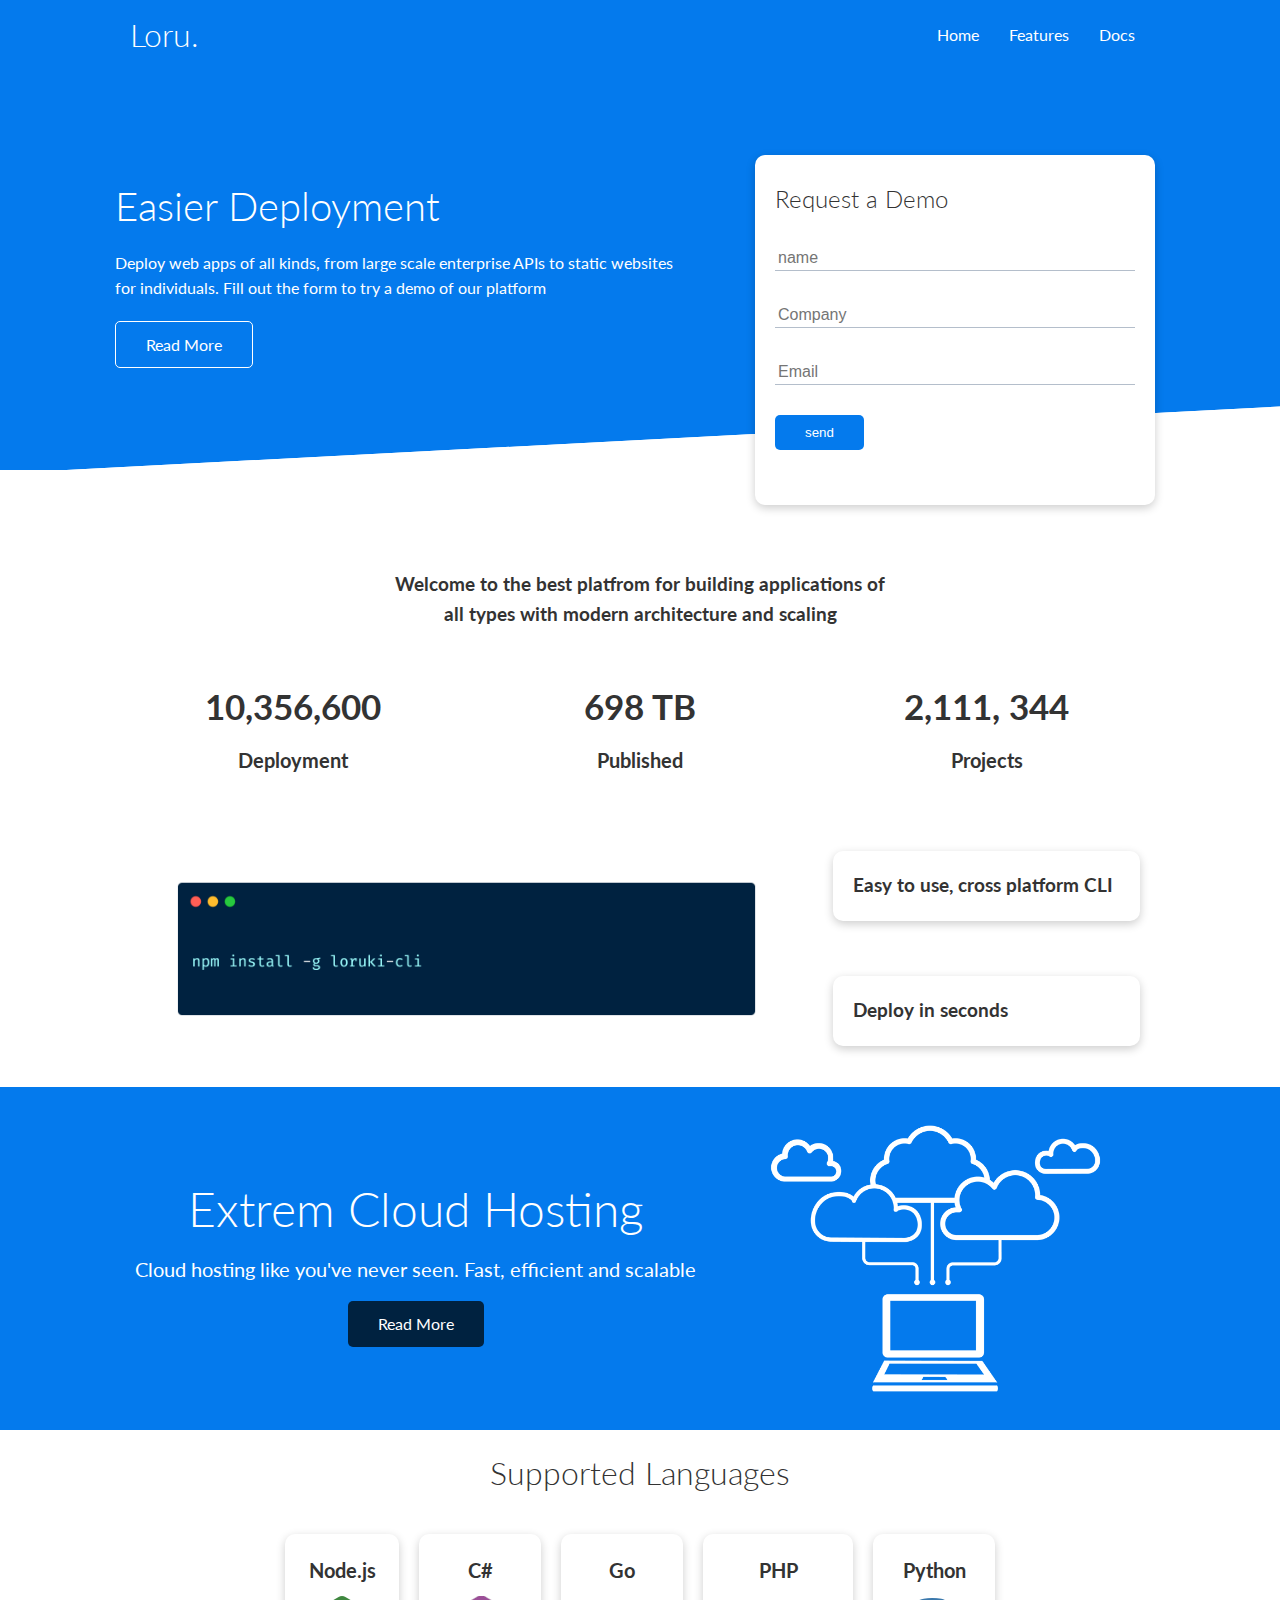
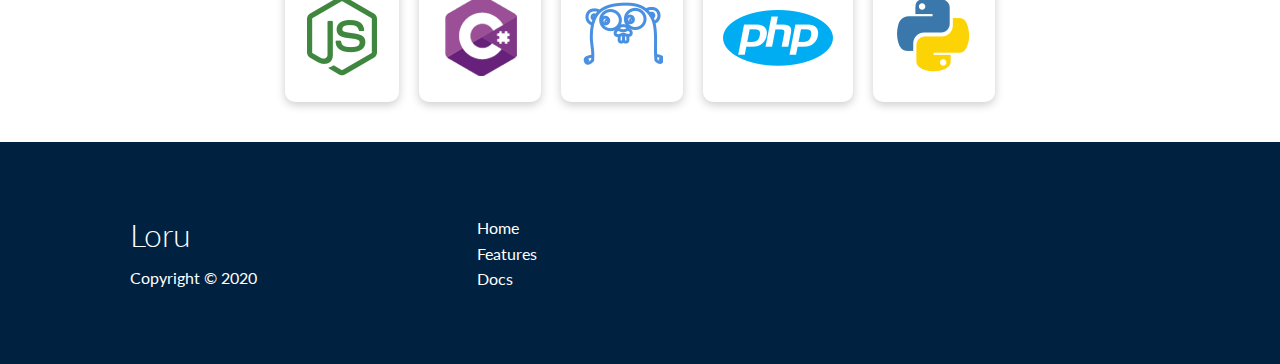
<file: index.html>
<!DOCTYPE html>
<html lang="en">
<head>
    <meta charset="UTF-8">
    <meta name="viewport" content="width=device-width, initial-scale=1.0">
    <link rel="stylesheet" href="css/style.css">
    <link rel="stylesheet" href="css/utilities.css">
    <link rel="stylesheet" href="https://cdnjs.cloudflare.com/ajax/libs/font-awesome/5.15.1/css/all.min.css" integrity="sha512-+4zCK9k+qNFUR5X+cKL9EIR+ZOhtIloNl9GIKS57V1MyNsYpYcUrUeQc9vNfzsWfV28IaLL3i96P9sdNyeRssA==" crossorigin="anonymous" />
    <title>Lou | Cloud Hosting For Everyone</title>
</head>
<body>
    <!-- Navbar -->
    <div class="navbar">
        <div class="container flex">
            <h1 class="logo">Loru.</h1>
            <nav>
                <ul>
                    <li><a href="index.html">Home</a></li>
                    <li><a href="features.html">Features</a></li>
                    <li><a href="docs.html">Docs</a></li>
                </ul>
            </nav>
        </div>
    </div>

    <!-- Showcase -->
    <section class="showcase">
        <div class="container grid">
            <div class="showcase-text">
                <h1>Easier Deployment</h1>
                <p>Deploy web apps of all kinds, from large scale enterprise APIs to static websites for individuals. Fill out the form to try a demo of our platform</p>
                <a href="features.html" class="btn btn-outline">Read More</a>
            </div>

            <div class="showcase-form card">
                <h2>Request a Demo</h2>
                <form>
                    <div class="form-control">
                        <input type="text" name="name" placeholder="name" required>
                    </div>

                    <div class="form-control">
                        <input type="text" name="company" placeholder="Company" required>
                    </div>

                    <div class="form-control">
                        <input type="text" name="email" placeholder="Email" required>
                    </div>

                    <input type="submit" value="send" class="btn btn-primary">

                </form>
            </div>
        </div>
    </section>

    <!-- Stats -->
    <section class="stats">
        <div class="container">
            <h3 class="stats-heading text-center ">
                Welcome to the best platfrom for building applications of all types with modern architecture and scaling
            </h3>
            <div class="grid grid-3 text-center my-4">
                <div>
                    <i class="fas fa-server fa-3x"> </i>
                    <h3>10,356,600</h3>
                    <p class="text-secondary">Deployment</p>
                </div>
                <div>
                    <i class="fas fa-upload fa-3x"> </i>
                    <h3>698 TB</h3>
                    <p class="text-secondary">Published</p>
                </div>
                <div>
                    <i class="fas fa-project-diagram fa-3x"> </i>
                    <h3>2,111, 344</h3>
                    <p class="text-secondary">Projects</p>
                </div>
            </div>
        </div>
    </section>

    <!-- CLI -->

    <section class="cli">
        <div class="container grid">
            <img src="images/cli.png" alt="">
            <div class="card">
                <h3>Easy to use, cross platform CLI</h3>
            </div>

            <div class="card">
                <h3>Deploy in seconds</h3>
            </div>

        </div>
    </section>

    <!-- Cloud -->
    <section class="cloud bg-primary my-2 py-2">
        <div class="container grid">
            <div class="text-center">
                <h2 class="lg">Extrem Cloud Hosting</h2>
                <p class="lead my-1">Cloud hosting like you've never seen.
                    Fast, efficient and scalable
                </p>
                <a href="features.html" class="btn btn-dark">Read More</a>
            </div>
            <img src="images/cloud.png" alt="">
        </div>

    </section>

    <section class="languages">
        <h2 class="md text-center my-2">
            Supported Languages
        </h2>
        <div class="container flex">
            <div class="card">
                <h4>Node.js</h4>
                <img src="images/node.png" alt="">
            </div>

            <div class="card">
                <h4>C#</h4>
                <img src="images/csharp.png" alt="">
            </div>

            <div class="card">
                <h4>Go</h4>
                <img src="images/go.png" alt="">
            </div>

            <div class="card">
                <h4>PHP</h4>
                <img src="images/php.png" alt="">
            </div>

            <div class="card">
                <h4>Python</h4>
                <img src="images/python.png" alt="">
            </div>
        </div>
    </section>

    <!-- Footer -->
    <footer class="footer bg-dark py-5">
        <div class="container grid grid-3">
            <div>
                <h1>Loru</h1>
                <p>Copyright &copy; 2020</p>
            </div>
            <nav>
                <ul>
                    <li><a href="index.html">Home</a></li>
                    <li><a href="features.html">Features</a></li>
                    <li><a href="docs.html">Docs</a></li>
                </ul>
            </nav>
            <div class="social">
                <a href="#"><i class="fab fa-github fa-2x"></i></a>
                <a href="#"><i class="fab fa-facebook fa-2x"></i></a>
                <a href="#"><i class="fab fa-twitter fa-2x"></i></a>
            </div>
        </div>
    </footer>
</body>
</html>
</file>
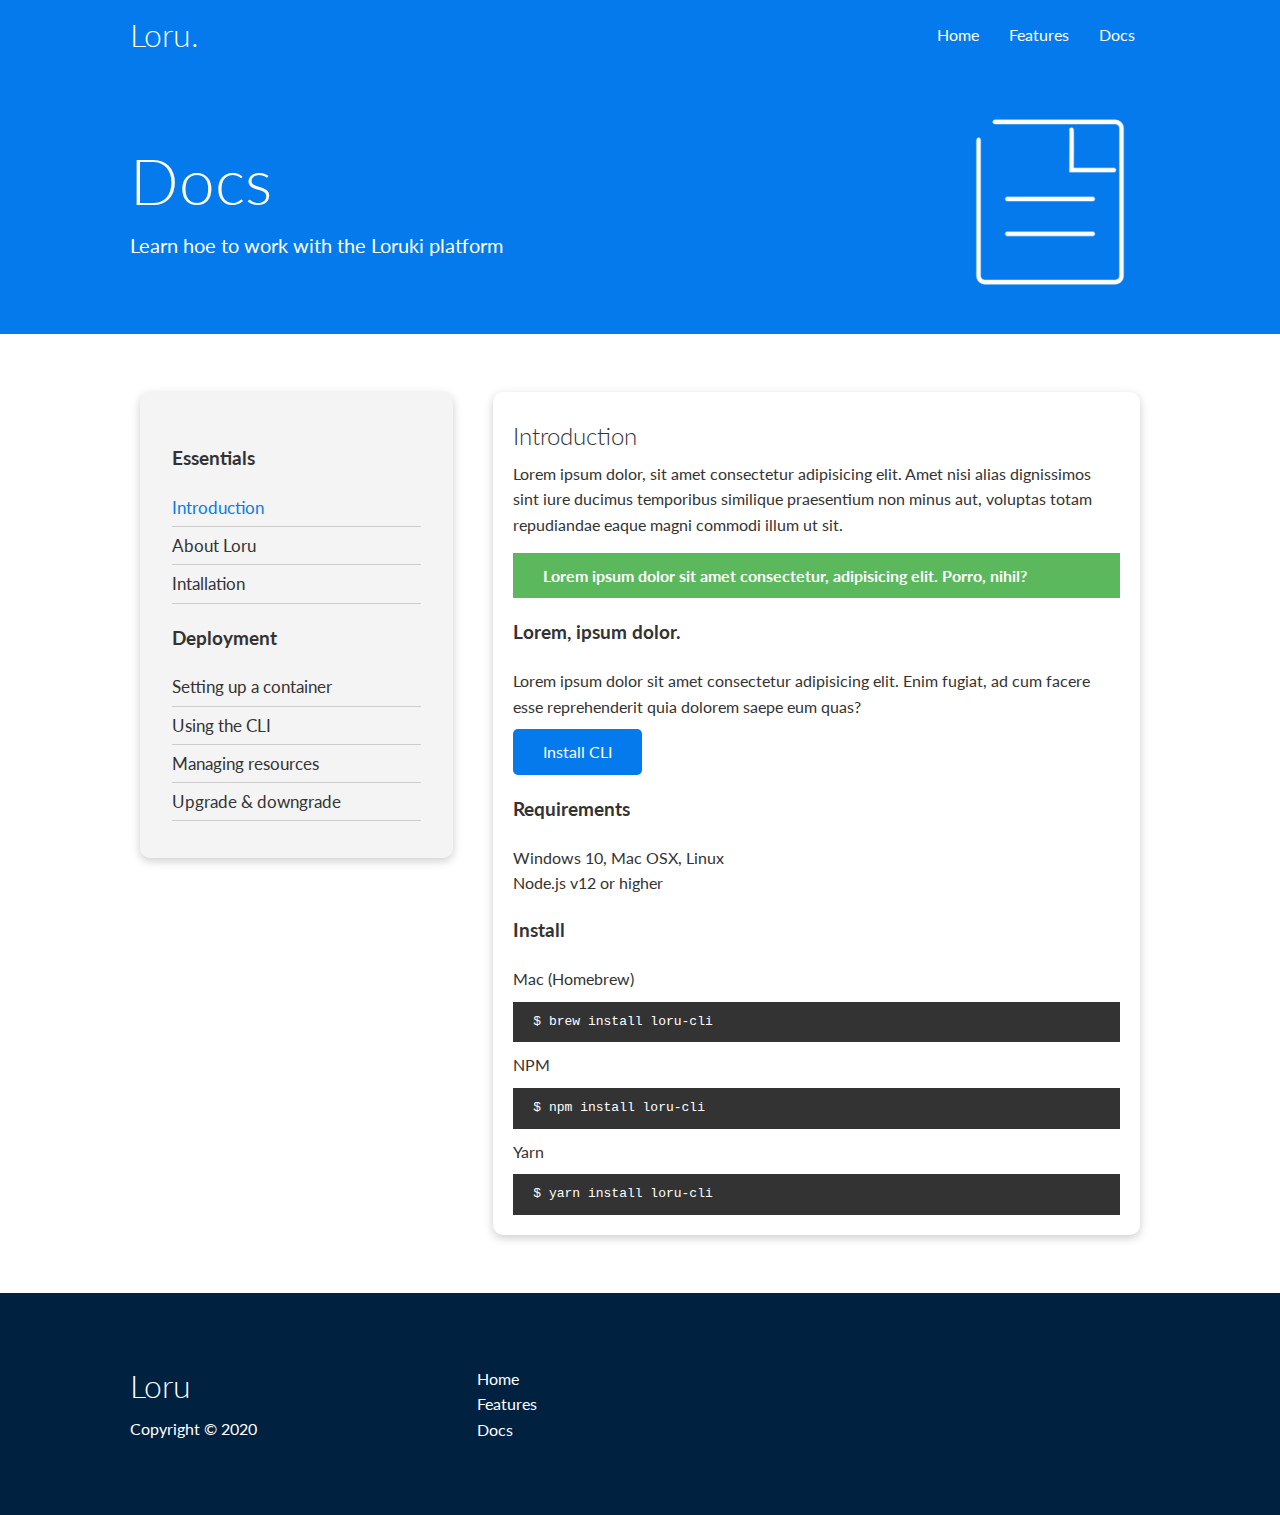
<file: docs.html>
<!DOCTYPE html>
<html lang="en">
<head>
    <meta charset="UTF-8">
    <meta name="viewport" content="width=device-width, initial-scale=1.0">
    <link rel="stylesheet" href="css/style.css">
    <link rel="stylesheet" href="css/utilities.css">
    <link rel="stylesheet" href="https://cdnjs.cloudflare.com/ajax/libs/font-awesome/5.15.1/css/all.min.css" integrity="sha512-+4zCK9k+qNFUR5X+cKL9EIR+ZOhtIloNl9GIKS57V1MyNsYpYcUrUeQc9vNfzsWfV28IaLL3i96P9sdNyeRssA==" crossorigin="anonymous" />
    <title>Lou | Cloud Hosting For Everyone</title>
</head>
<body>
    <!-- Navbar -->
    <div class="navbar">
        <div class="container flex">
            <h1 class="logo">Loru.</h1>
            <nav>
                <ul>
                    <li><a href="index.html">Home</a></li>
                    <li><a href="features.html">Features</a></li>
                    <li><a href="docs.html">Docs</a></li>
                </ul>
            </nav>
        </div>
    </div>

    <!-- Head -->
    <section class="docs-head bg-primary py-3">
        <div class="container grid">
            <div>
                <h1 class="xl">Docs</h1>
                <p class="lead">
                    Learn hoe to work with the Loruki platform
                </p>
            </div>
            <img src="images/docs.png" alt="">
        </div>
    </section>

    <!-- Docs main -->
    <section class="docs-main my-4">
        <div class="container grid">
            <div class="card bg-light p-3">
                <h3 class="my-2">Essentials</h3>
                <nav>
                    <ul>
                        <li><a href="#" class="text-primary">Introduction</a></li>
                        <li><a href="#">About Loru</a></li>
                        <li><a href="#">Intallation</a></li>
                    </ul>
                </nav>

                <h3 class="my-2">Deployment</h3>
                <nav>
                    <ul>
                        <li><a href="#">Setting up a container</a></li>
                        <li><a href="#">Using the CLI</a></li>
                        <li><a href="#">Managing resources</a></li>
                        <li><a href="#">Upgrade & downgrade</a></li>
                    </ul>
                </nav>
            </div>

            <div class="card">
                <h2>Introduction</h2>
                <p>Lorem ipsum dolor, sit amet consectetur adipisicing elit. Amet nisi alias dignissimos sint iure ducimus temporibus similique praesentium non minus aut, voluptas totam repudiandae eaque magni commodi illum ut sit.</p>
                <div class="alert alert-success">
                    <i class="fas fa-info"></i>
                    Lorem ipsum dolor sit amet consectetur, adipisicing elit. Porro, nihil?
                </div>
                <h3>Lorem, ipsum dolor.</h3>
                <p>Lorem ipsum dolor sit amet consectetur adipisicing elit. Enim fugiat, ad cum facere esse reprehenderit quia dolorem saepe eum quas?</p>
                <a href="#" class="btn btn-primary">Install CLI</a>

                <h3>Requirements</h3>
                <ul>
                    <li>Windows 10, Mac OSX, Linux</li>
                    <li>Node.js v12 or higher</li>
                </ul>

                <h3>Install</h3>
                <p>Mac (Homebrew)</p>
                <pre><code>$ brew install loru-cli</code></pre>

                <p>NPM</p>
                <pre><code>$ npm install loru-cli</code></pre>

                <p>Yarn</p>
                <pre><code>$ yarn install loru-cli</code></pre>
            </div>
        </div>
    </section>

    

    <!-- Footer -->
    <footer class="footer bg-dark py-5">
        <div class="container grid grid-3">
            <div>
                <h1>Loru</h1>
                <p>Copyright &copy; 2020</p>
            </div>
            <nav>
                <ul>
                    <li><a href="index.html">Home</a></li>
                    <li><a href="features.html">Features</a></li>
                    <li><a href="docs.html">Docs</a></li>
                </ul>
            </nav>
            <div class="social">
                <a href="#"><i class="fab fa-github fa-2x"></i></a>
                <a href="#"><i class="fab fa-facebook fa-2x"></i></a>
                <a href="#"><i class="fab fa-twitter fa-2x"></i></a>
            </div>
        </div>
    </footer>
</body>
</html>
</file>
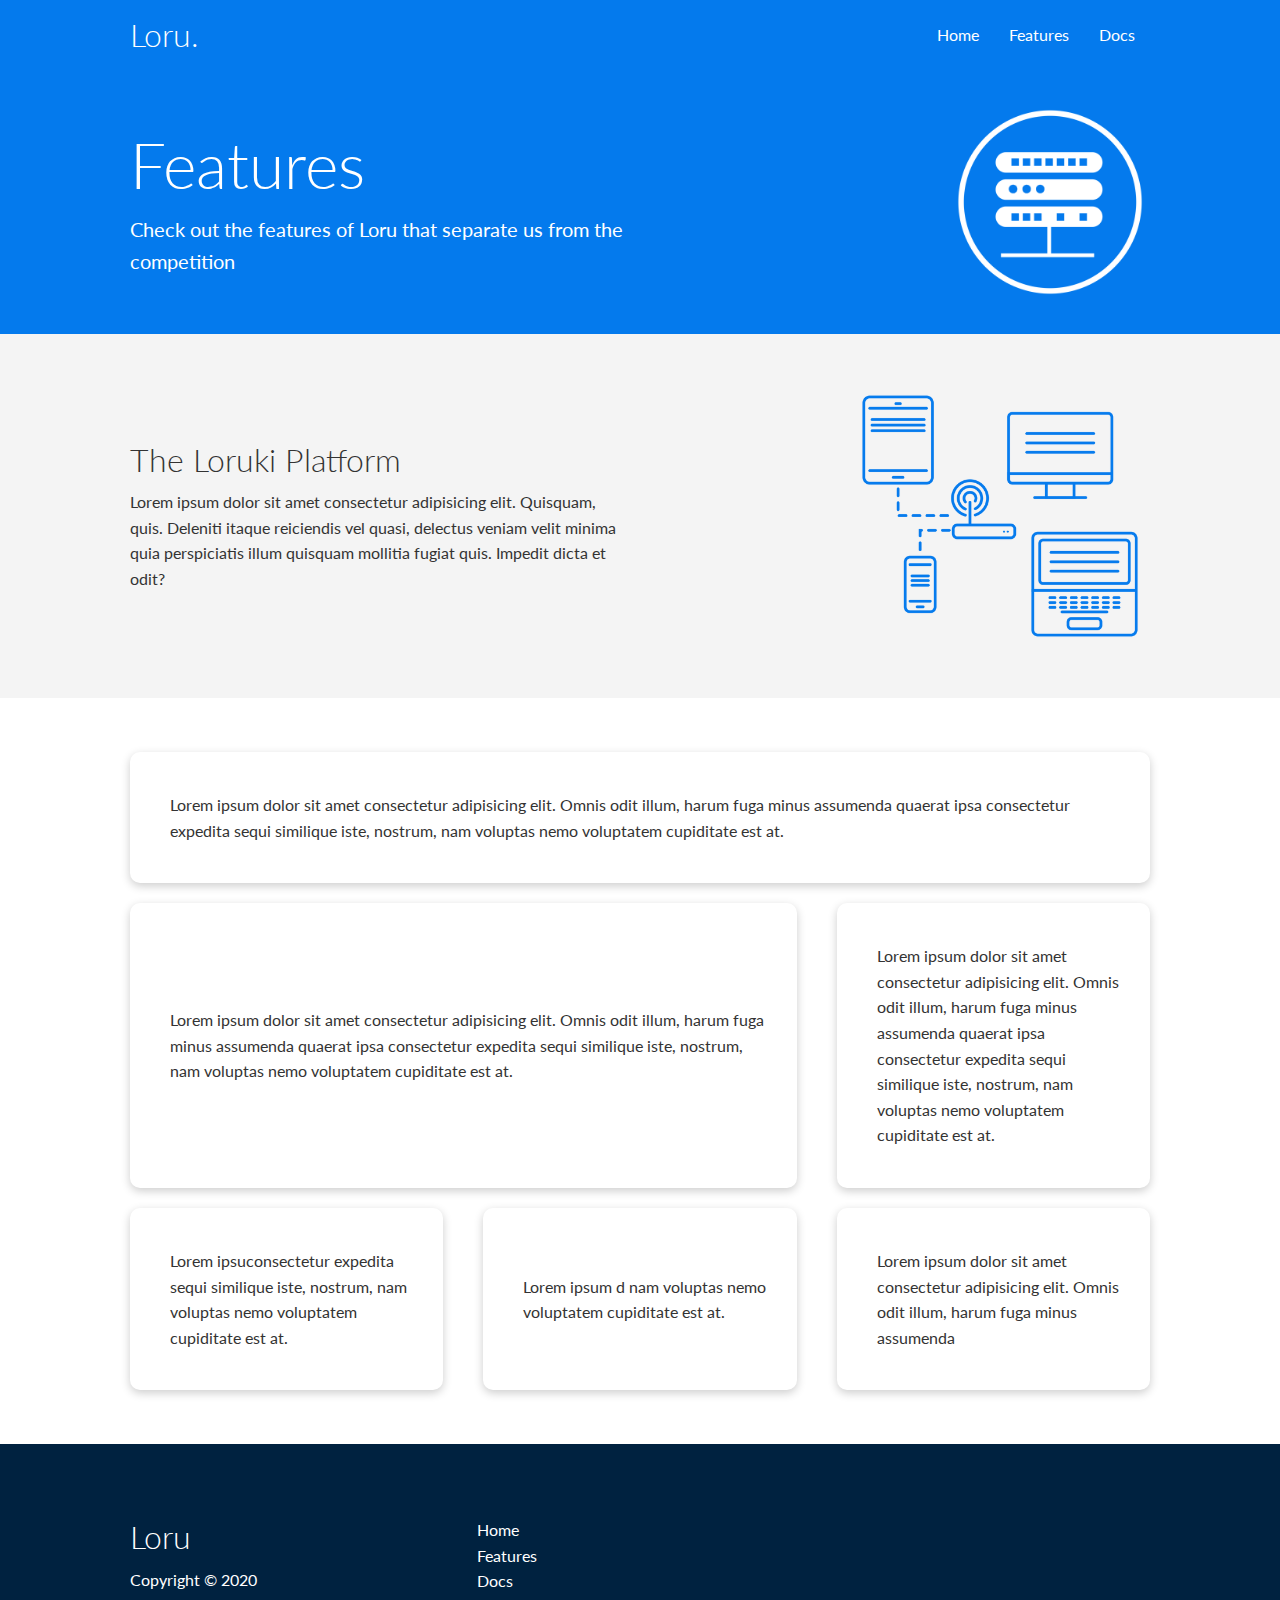
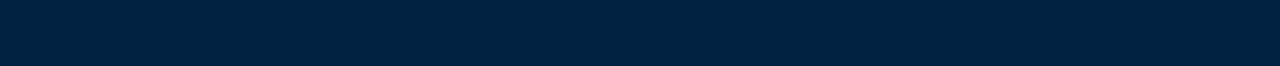
<file: features.html>
<!DOCTYPE html>
<html lang="en">
<head>
    <meta charset="UTF-8">
    <meta name="viewport" content="width=device-width, initial-scale=1.0">
    <link rel="stylesheet" href="css/style.css">
    <link rel="stylesheet" href="css/utilities.css">
    <link rel="stylesheet" href="https://cdnjs.cloudflare.com/ajax/libs/font-awesome/5.15.1/css/all.min.css" integrity="sha512-+4zCK9k+qNFUR5X+cKL9EIR+ZOhtIloNl9GIKS57V1MyNsYpYcUrUeQc9vNfzsWfV28IaLL3i96P9sdNyeRssA==" crossorigin="anonymous" />
    <title>Lou | Cloud Hosting For Everyone</title>
</head>
<body>
    <!-- Navbar -->
    <div class="navbar">
        <div class="container flex">
            <h1 class="logo">Loru.</h1>
            <nav>
                <ul>
                    <li><a href="index.html">Home</a></li>
                    <li><a href="features.html">Features</a></li>
                    <li><a href="docs.html">Docs</a></li>
                </ul>
            </nav>
        </div>
    </div>

    <!-- Head -->
    <section class="features-head bg-primary py-3">
        <div class="container grid">
            <div>
                <h1 class="xl">Features</h1>
                <p class="lead">
                    Check out the features of Loru that separate us from the competition
                </p>
            </div>
            <img src="images/server.png" alt="">
        </div>
    </section>

    <!-- Sub-head -->
    <section class="features-sub-head bg-light py-3">
        <div class="container grid">
           <div>
            <h1 class="md">The Loruki Platform</h1>
            <p>
               Lorem ipsum dolor sit amet consectetur adipisicing elit. Quisquam, quis. Deleniti itaque reiciendis vel quasi, delectus veniam velit minima quia perspiciatis illum quisquam mollitia fugiat quis. Impedit dicta et odit?
            </p>
           </div>
            <img src="images/server2.png" alt="">
        </div>
    </section>


    <section class="features-main my-2">
        <div class="container grid grid-3">
            <div class="card flex">
                <i class="fas fa-server fa-3x"></i>
                <p>Lorem ipsum dolor sit amet consectetur adipisicing elit. Omnis odit illum, harum fuga minus assumenda quaerat ipsa consectetur expedita sequi similique iste, nostrum, nam voluptas nemo voluptatem cupiditate est at.</p>
            </div>
            <div class="card flex">
                <i class="fas fa-power-off fa-3x"></i>
                <p>Lorem ipsum dolor sit amet consectetur adipisicing elit. Omnis odit illum, harum fuga minus assumenda quaerat ipsa consectetur expedita sequi similique iste, nostrum, nam voluptas nemo voluptatem cupiditate est at.</p>
            </div>
            <div class="card flex">
                <i class="fas fa-upload fa-3x"></i>
                <p>Lorem ipsum dolor sit amet consectetur adipisicing elit. Omnis odit illum, harum fuga minus assumenda quaerat ipsa consectetur expedita sequi similique iste, nostrum, nam voluptas nemo voluptatem cupiditate est at.</p>
            </div>

            <div class="card flex">
                <i class="fas fa-laptop fa-3x"></i>
                <p>Lorem ipsuconsectetur expedita sequi similique iste, nostrum, nam voluptas nemo voluptatem cupiditate est at.</p>
            </div>
            <div class="card flex">
                <i class="fas fa-database fa-3x"></i>
                <p>Lorem ipsum d nam voluptas nemo voluptatem cupiditate est at.</p>
            </div>
            <div class="card flex">
                <i class="fas fa-power-off fa-3x"></i>
                <p>Lorem ipsum dolor sit amet consectetur adipisicing elit. Omnis odit illum, harum fuga minus assumenda</p>
            </div>
        </div>
    </section>

   

    <!-- Footer -->
    <footer class="footer bg-dark py-5">
        <div class="container grid grid-3">
            <div>
                <h1>Loru</h1>
                <p>Copyright &copy; 2020</p>
            </div>
            <nav>
                <ul>
                    <li><a href="index.html">Home</a></li>
                    <li><a href="features.html">Features</a></li>
                    <li><a href="docs.html">Docs</a></li>
                </ul>
            </nav>
            <div class="social">
                <a href="#"><i class="fab fa-github fa-2x"></i></a>
                <a href="#"><i class="fab fa-facebook fa-2x"></i></a>
                <a href="#"><i class="fab fa-twitter fa-2x"></i></a>
            </div>
        </div>
    </footer>
</body>
</html>
</file>
<file: css/style.css>
@import url("https://fonts.googleapis.com/css2?family=Lato:wght@300&display=swap");
* {
  -webkit-box-sizing: border-box;
          box-sizing: border-box;
  padding: 0;
  margin: 0;
}

body {
  font-family: 'Lato', sans-serif;
  color: #333;
  line-height: 1.6;
}

ul {
  list-style-type: none;
}

a {
  text-decoration: none;
  color: #333;
}

h1, h2 {
  font-weight: 300;
  line-height: 1.2;
  margin: 10px 0;
}

p {
  margin: 10px 0;
}

img {
  width: 100%;
}

code, pre {
  background-color: #333;
  color: #fff;
  padding: 10px;
}

/* navbar */
.navbar {
  background-color: #047aed;
  color: #fff;
  height: 70px;
}

.navbar .flex {
  -webkit-box-pack: justify;
      -ms-flex-pack: justify;
          justify-content: space-between;
}

.navbar ul {
  display: -webkit-box;
  display: -ms-flexbox;
  display: flex;
}

.navbar a {
  color: #fff;
  padding: 10px;
  margin: 0 5px;
}

.navbar a:hover {
  border-bottom: 2px #fff solid;
}

.showcase {
  height: 400px;
  background-color: #047aed;
  color: #fff;
  position: relative;
}

.showcase h1 {
  font-size: 40px;
}

.showcase p {
  margin: 20px 0;
}

.showcase .grid {
  -ms-grid-columns: 55% 45%;
      grid-template-columns: 55% 45%;
  gap: 30px;
  overflow: visible;
}

.showcase-form {
  position: relative;
  top: 60px;
  height: 350px;
  width: 400px;
  padding: 40px;
  z-index: 100;
  justify-self: flex-end;
}

.showcase-form .form-control {
  margin: 30px 0;
}

.showcase-form input[type='text'],
.showcase-form input[type='email'] {
  border: 0;
  border-bottom: 1px solid #b4becb;
  width: 100%;
  padding: 3px;
  font-size: 16px;
}

.showcase-form input:focus {
  outline: none;
}

.showcase::before,
.showcase::after {
  content: '';
  position: absolute;
  height: 100px;
  bottom: -70px;
  right: 0;
  left: 0;
  background-color: #fff;
  transform: skewY(-3deg);
  -webkit-transform: skewY(-3deg);
  -moz-transform: skewY(-3deg);
  -ms-transform: skewY(-3deg);
}

.stats {
  padding-top: 100px;
}

.stats-heading {
  max-width: 500px;
  margin: auto;
}

.stats .grid h3 {
  font-size: 35px;
}

.stats .grid p {
  font-size: 20px;
  font-weight: bold;
}

.cli .grid {
  -ms-grid-columns: (1fr)[3];
      grid-template-columns: repeat(3, 1fr);
  -ms-grid-rows: (1fr)[2];
      grid-template-rows: repeat(2, 1fr);
}

.cli .grid > *:first-child {
  -ms-grid-column: 1;
  -ms-grid-column-span: 2;
  grid-column: 1/span 2;
  -ms-grid-row: 1;
  -ms-grid-row-span: 2;
  grid-row: 1/span 2;
}

.cloud .grid {
  -ms-grid-columns: 4fr 3fr;
      grid-template-columns: 4fr 3fr;
}

.languages .flex {
  -ms-flex-wrap: wrap;
      flex-wrap: wrap;
}

.languages .card {
  text-align: center;
  margin: 18px 10px 40px;
  -webkit-transition: -webkit-transform .2s ease-in;
  transition: -webkit-transform .2s ease-in;
  transition: transform .2s ease-in;
  transition: transform .2s ease-in, -webkit-transform .2s ease-in;
}

.languages .card:hover {
  -webkit-transform: translateY(-15px);
          transform: translateY(-15px);
}

.languages .card h4 {
  font-size: 20px;
  margin-bottom: 10px;
}

.features-head img, .docs-head img {
  width: 200px;
  -ms-grid-column-align: self-end;
      justify-self: self-end;
}

.features-sub-head img {
  width: 300px;
  justify-self: flex-end;
}

.features-main .card > i {
  margin-right: 20px;
}

.features-main .grid {
  padding: 30px;
}

.features-main .grid > *:first-child {
  grid-column: 1/-1;
}

.features-main .grid > *:nth-child(2) {
  -ms-grid-column: 1;
  -ms-grid-column-span: 2;
  grid-column: 1/3;
}

.docs-main h3 {
  margin: 20px 0;
}

.docs-main .grid {
  -ms-grid-columns: 1fr 2fr;
      grid-template-columns: 1fr 2fr;
  -webkit-box-align: start;
      -ms-flex-align: start;
          align-items: flex-start;
}

.docs-main nav li {
  font-size: 17px;
  padding-bottom: 5px;
  margin-bottom: 5px;
  border-bottom: 1px solid #ccc;
}

.docs-main a:hover {
  font-weight: bold;
}

.footer .social a {
  margin: 0 10px;
}

@media (max-width: 768px) {
  .grid,
  .showcase .grid,
  .cli .grid,
  .stats .grid,
  .cloud .grid {
    -ms-grid-columns: 1fr;
        grid-template-columns: 1fr;
    -ms-grid-rows: 1fr;
        grid-template-rows: 1fr;
  }
  .features-main .grid,
  .docs-main .grid {
    -ms-grid-columns: 1fr;
        grid-template-columns: 1fr;
  }
  .features-head .grid,
  .features-sub-head .grid,
  .docs-head .grid {
    text-align: center;
  }
  .features-head .grid img,
  .features-sub-head .grid img,
  .docs-head .grid img {
    -ms-grid-column-align: center;
        justify-self: center;
  }
  .features-main .grid > *:first-child,
  .features-main .grid > *:nth-child(2) {
    -ms-grid-column: 1;
    grid-column: 1;
  }
  .showcase {
    height: auto;
  }
  .showcase-text {
    text-align: center;
    margin-top: 40px;
  }
  .showcase-form {
    -ms-grid-column-align: center;
        justify-self: center;
    margin: auto;
  }
  .cli .grid > *:first-child {
    -ms-grid-column: 1;
    grid-column: 1;
    -ms-grid-row: 1;
    grid-row: 1;
  }
}

@media (max-width: 500px) {
  .navbar {
    height: 110px;
  }
  .navbar .flex {
    -webkit-box-orient: vertical;
    -webkit-box-direction: normal;
        -ms-flex-direction: column;
            flex-direction: column;
  }
  .navbar ul {
    padding: 10px;
    background-color: rgba(0, 0, 0, 0.1);
  }
}
/*# sourceMappingURL=style.css.map */
</file>
<file: css/utilities.css>
.container {
  max-width: 1100px;
  margin: 0 auto;
  overflow: auto;
  padding: 0 40px;
}

.flex {
  display: -webkit-box;
  display: -ms-flexbox;
  display: flex;
  -webkit-box-pack: center;
      -ms-flex-pack: center;
          justify-content: center;
  -webkit-box-align: center;
      -ms-flex-align: center;
          align-items: center;
  height: 100%;
}

.grid {
  display: -ms-grid;
  display: grid;
  -ms-grid-columns: (1fr)[2];
      grid-template-columns: repeat(2, 1fr);
  gap: 20px;
  -webkit-box-pack: center;
      -ms-flex-pack: center;
          justify-content: center;
  -webkit-box-align: center;
      -ms-flex-align: center;
          align-items: center;
  height: 100%;
}

.card {
  background-color: #fff;
  border-radius: 10px;
  -webkit-box-shadow: 0 3px 10px rgba(0, 0, 0, 0.2);
          box-shadow: 0 3px 10px rgba(0, 0, 0, 0.2);
  padding: 20px;
  margin: 10px;
  color: #333;
}

.btn {
  display: inline-block;
  padding: 10px 30px;
  cursor: pointer;
  background-color: #047aed;
  color: #fff;
  border: none;
  border-radius: 5px;
}

.btn:hover {
  -webkit-transform: scale(0.98);
          transform: scale(0.98);
}

.btn-outline {
  background-color: transparent;
  border: 1px #fff solid;
}

.bg-primary,
.btn-primary {
  background-color: #047aed;
  color: #fff;
}

.bg-primary a,
.btn-primary a {
  color: #fff;
}

.bg-secondary,
.btn-secondary {
  background-color: #047aed;
  color: #fff;
}

.bg-secondary a,
.btn-secondary a {
  color: #fff;
}

.bg-dark,
.btn-dark {
  background-color: #002240;
  color: #fff;
}

.bg-dark a,
.btn-dark a {
  color: #fff;
}

.bg-light,
.btn-light {
  background-color: #f4f4f4;
  color: #333;
}

.alert {
  background-color: #f4f4f4;
  padding: 10px 20px;
  font-weight: bold;
  margin: 15px 0;
}

.alert i {
  margin-right: 10px;
}

.alert-success {
  background-color: #5cb85c;
  color: #fff;
}

.text-primary {
  color: #047aed;
}

.lead {
  font-size: 20px;
}

.sm {
  font-size: 1rem;
}

.md {
  font-size: 2rem;
}

.lg {
  font-size: 3rem;
}

.xl {
  font-size: 4rem;
}

.grid-3 {
  -ms-grid-columns: (1fr)[3];
      grid-template-columns: repeat(3, 1fr);
}

.text-center {
  text-align: center;
}

.my-1 {
  margin: 1rem 0;
}

.my-2 {
  margin: 1.5rem 0;
}

.my-3 {
  margin: 2rem 0;
}

.my-4 {
  margin: 3rem 0;
}

.my-5 {
  margin: 4rem 0;
}

.m-1 {
  margin: 1rem;
}

.m-2 {
  margin: 1.5rem;
}

.m-3 {
  margin: 2rem;
}

.m-4 {
  margin: 3rem;
}

.m-5 {
  margin: 4rem;
}

.py-1 {
  padding: 1rem 0;
}

.py-2 {
  padding: 1.5rem 0;
}

.py-3 {
  padding: 2rem 0;
}

.py-4 {
  padding: 3rem 0;
}

.py-5 {
  padding: 4rem 0;
}

.p-1 {
  padding: 1rem;
}

.p-2 {
  padding: 1.5rem;
}

.p-3 {
  padding: 2rem;
}

.p-4 {
  padding: 3rem;
}

.p-5 {
  padding: 4rem;
}
/*# sourceMappingURL=utilities.css.map */
</file>
